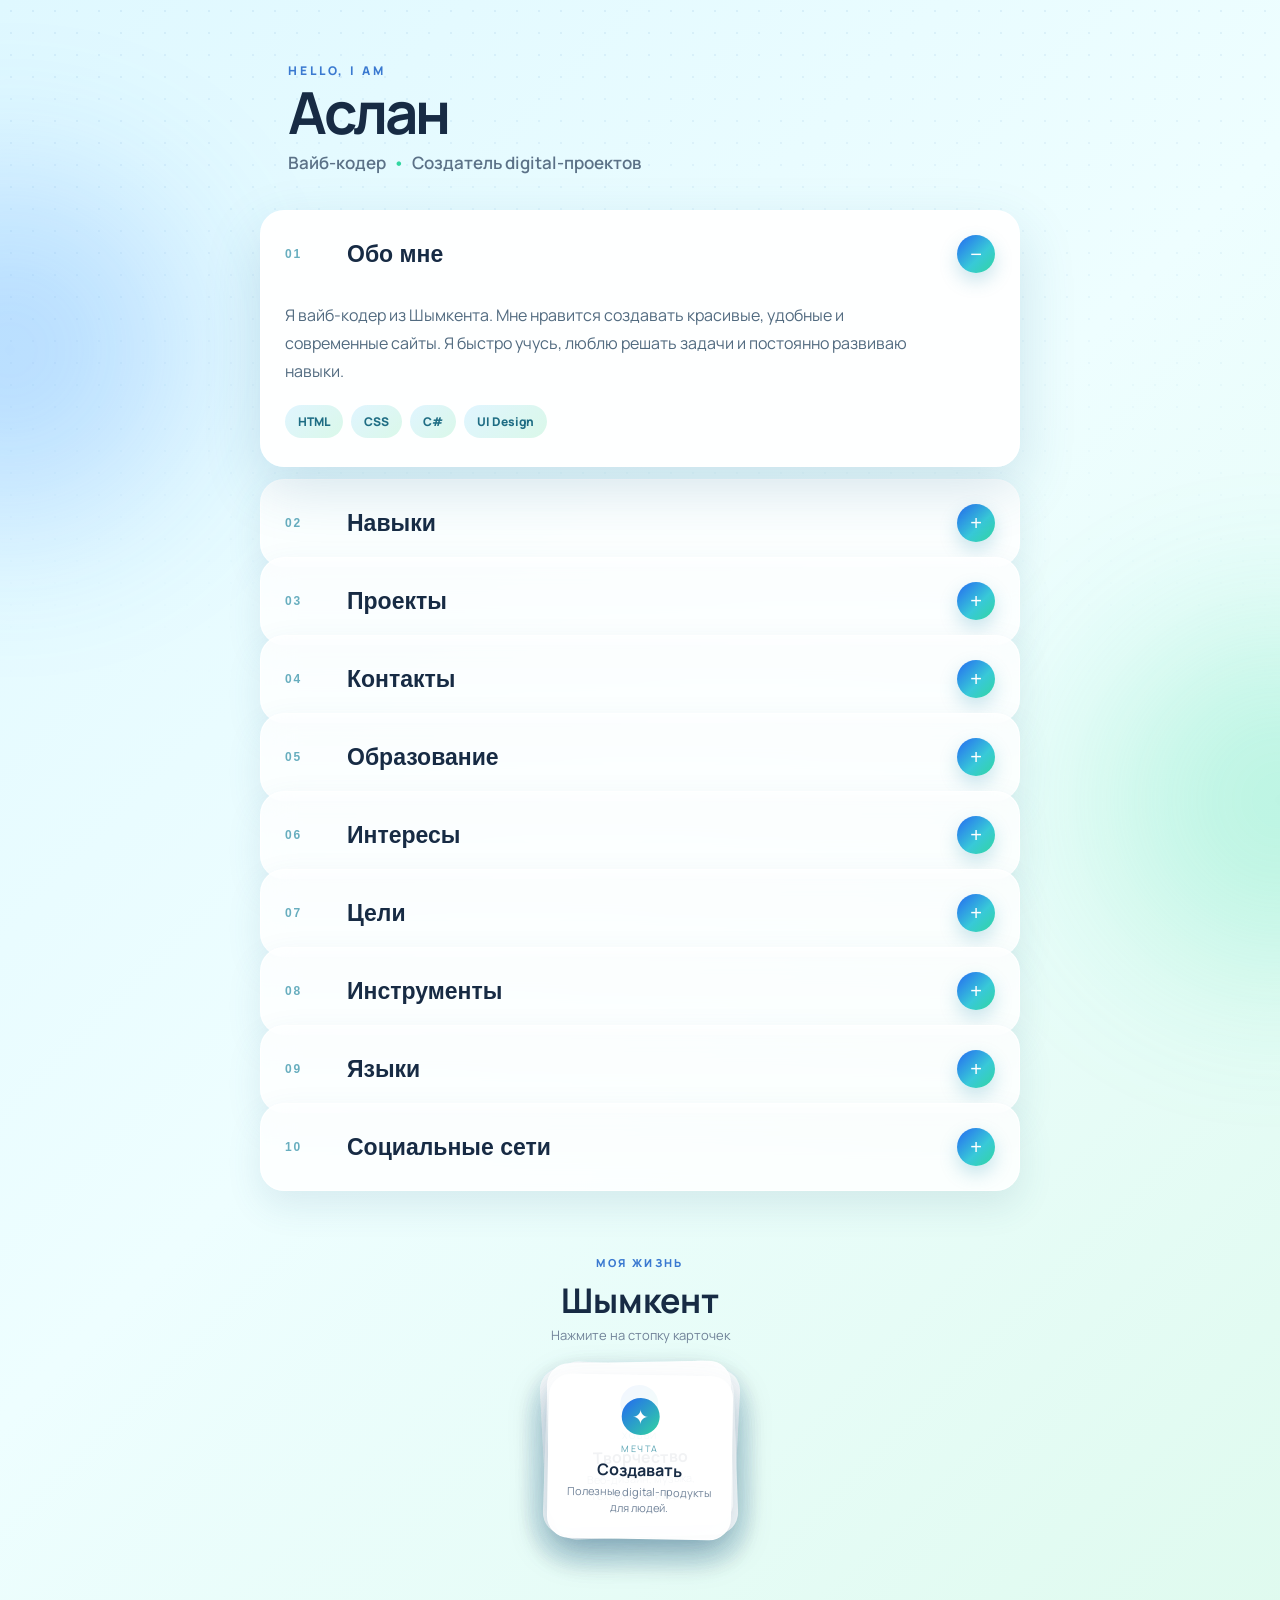
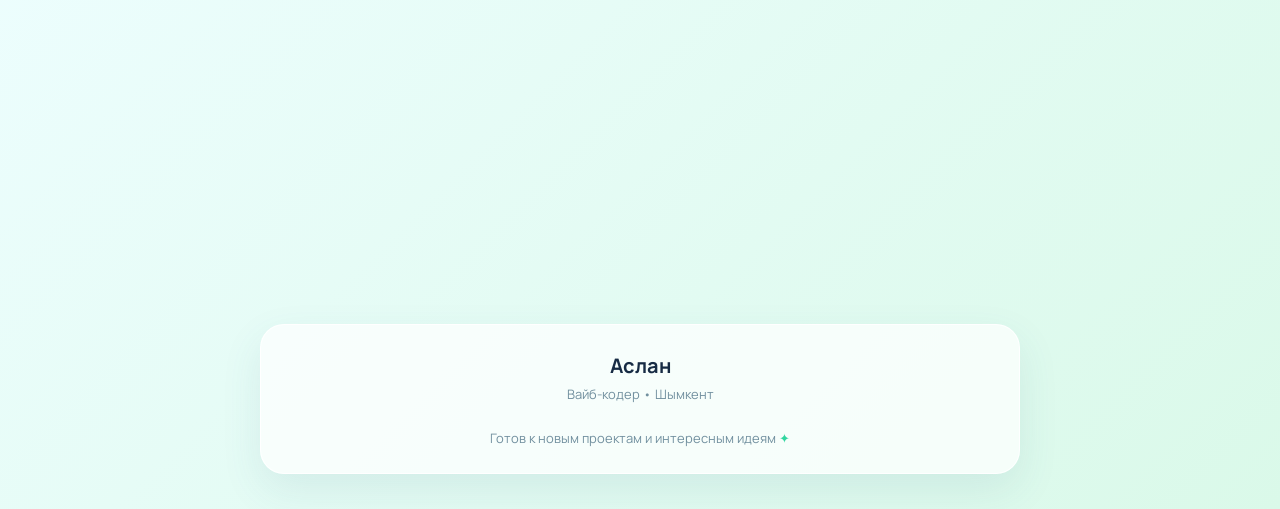
<file: index.html>
<!DOCTYPE html>
<html lang="ru">
<head>
    <meta charset="UTF-8">
    <meta name="viewport" content="width=device-width, initial-scale=1.0">
    <title>Аслан — Резюме</title>
    <link rel="stylesheet" href="style.css">
</head>
<body>
    <div class="glow glow-one"></div>
    <div class="glow glow-two"></div>
    <main class="resume">
        <header class="hero">
            <div><p class="eyebrow">HELLO, I AM</p><h1>Аслан</h1><p class="role">Вайб-кодер <span>•</span> Создатель digital-проектов</p></div>
        </header>
        <section class="stack">
            <article class="card open">
                <button class="card-toggle" type="button" aria-expanded="true"><span class="card-number">01</span><span class="card-title">Обо мне</span><span class="card-icon">−</span></button>
                <div class="card-content"><p>Я вайб-кодер из Шымкента. Мне нравится создавать красивые, удобные и современные сайты. Я быстро учусь, люблю решать задачи и постоянно развиваю навыки.</p><div class="chips"><span>HTML</span><span>CSS</span><span>C#</span><span>UI Design</span></div></div>
            </article>
            <article class="card">
                <button class="card-toggle" type="button" aria-expanded="false"><span class="card-number">02</span><span class="card-title">Навыки</span><span class="card-icon">+</span></button>
                <div class="card-content"><div class="skill"><span>HTML &amp; CSS</span><b>85%</b><div class="progress"><i style="--level:85%"></i></div></div><div class="skill"><span>JavaScript</span><b>65%</b><div class="progress"><i style="--level:65%"></i></div></div><div class="skill"><span>C#</span><b>70%</b><div class="progress"><i style="--level:70%"></i></div></div></div>
            </article>
            <article class="card">
                <button class="card-toggle" type="button" aria-expanded="false"><span class="card-number">03</span><span class="card-title">Проекты</span><span class="card-icon">+</span></button>
                <div class="card-content"><div class="project"><strong>Личный сайт</strong><span>Адаптивный одностраничный сайт</span></div><div class="project"><strong>Учебная программа</strong><span>Практика в разработке приложений на C#</span></div><div class="project"><strong>Интерфейс резюме</strong><span>Современный дизайн с анимациями</span></div></div>
            </article>
            <article class="card">
                <button class="card-toggle" type="button" aria-expanded="false"><span class="card-number">04</span><span class="card-title">Контакты</span><span class="card-icon">+</span></button>
                <div class="card-content"><a href="mailto:hello@example.com"><span>Email</span><b>hello@example.com</b></a><a href="tel:+77000000000"><span>Телефон</span><b>+7 700 000 00 00</b></a><a href="#"><span>Город</span><b>Шымкент, Казахстан</b></a></div>
            </article>
            <article class="card">
                <button class="card-toggle" type="button" aria-expanded="false"><span class="card-number">05</span><span class="card-title">Образование</span><span class="card-icon">+</span></button>
                <div class="card-content"><div class="project"><strong>Изучаю веб-разработку</strong><span>Практика через реальные проекты</span></div><div class="project"><strong>Самообразование</strong><span>JavaScript, UI/UX, работа с AI-инструментами</span></div></div>
            </article>
            <article class="card">
                <button class="card-toggle" type="button" aria-expanded="false"><span class="card-number">06</span><span class="card-title">Интересы</span><span class="card-icon">+</span></button>
                <div class="card-content"><div class="chips"><span>AI</span><span>Creative coding</span><span>Web design</span><span>Музыка</span><span>Новые технологии</span></div></div>
            </article>
            <article class="card">
                <button class="card-toggle" type="button" aria-expanded="false"><span class="card-number">07</span><span class="card-title">Цели</span><span class="card-icon">+</span></button>
                <div class="card-content"><div class="project"><strong>Стать сильным вайб-кодером</strong><span>Создавать полезные продукты быстрее с помощью современных AI-инструментов.</span></div><div class="project"><strong>Создать собственный стартап</strong><span>Развивать идеи от макета до работающего приложения.</span></div></div>
            </article>
            <article class="card">
                <button class="card-toggle" type="button" aria-expanded="false"><span class="card-number">08</span><span class="card-title">Инструменты</span><span class="card-icon">+</span></button>
                <div class="card-content"><div class="chips"><span>VS Code</span><span>Figma</span><span>GitHub</span><span>ChatGPT</span><span>Canva</span><span>AI Tools</span></div></div>
            </article>
            <article class="card">
                <button class="card-toggle" type="button" aria-expanded="false"><span class="card-number">09</span><span class="card-title">Языки</span><span class="card-icon">+</span></button>
                <div class="card-content"><div class="skill"><span>Русский</span><b>Свободно</b><div class="progress"><i style="--level:95%"></i></div></div><div class="skill"><span>Казахский</span><b>Свободно</b><div class="progress"><i style="--level:90%"></i></div></div><div class="skill"><span>Английский</span><b>Средний</b><div class="progress"><i style="--level:60%"></i></div></div></div>
            </article>
            <article class="card">
                <button class="card-toggle" type="button" aria-expanded="false"><span class="card-number">10</span><span class="card-title">Социальные сети</span><span class="card-icon">+</span></button>
                <div class="card-content"><a href="#"><span>GitHub</span><b>@aslan</b></a><a href="#"><span>Telegram</span><b>@aslan</b></a><a href="#"><span>Instagram</span><b>@aslan</b></a></div>
            </article>
        </section>

        <section class="life-section">
            <div class="section-heading"><span>МОЯ ЖИЗНЬ</span><h2>Шымкент</h2><p>Нажмите на стопку карточек</p></div>
            <div class="life-stack" role="button" tabindex="0" aria-expanded="false">
                <article class="life-card life-card-1"><span class="life-icon">⌂</span><small>ГОРОД</small><strong>Шымкент</strong><p>Живу и создаю проекты в южной столице.</p></article>
                <article class="life-card life-card-2"><span class="life-icon">☀</span><small>ПОГОДА</small><strong>Солнечно</strong><p>Люблю тёплый климат и яркие дни.</p></article>
                <article class="life-card life-card-3"><span class="life-icon">◎</span><small>РИТМ</small><strong>Активный</strong><p>Учусь, работаю и постоянно пробую новое.</p></article>
                <article class="life-card life-card-4"><span class="life-icon">◇</span><small>СЕМЬЯ</small><strong>Близкие</strong><p>Моя главная поддержка и вдохновение.</p></article>
                <article class="life-card life-card-5"><span class="life-icon">△</span><small>ХОББИ</small><strong>Творчество</strong><p>Веб-дизайн, музыка, технологии и идеи.</p></article>
                <article class="life-card life-card-6"><span class="life-icon">✦</span><small>МЕЧТА</small><strong>Создавать</strong><p>Полезные digital-продукты для людей.</p></article>
            </div>
        </section>

        <footer><strong>Аслан</strong><br>Вайб-кодер • Шымкент<br><br>Готов к новым проектам и интересным идеям <span>✦</span></footer>
    </main>
    <script>
        const cards = document.querySelectorAll('.card');
        cards.forEach(card => card.querySelector('.card-toggle').addEventListener('click', () => {
            cards.forEach(other => { if (other !== card) { other.classList.remove('open'); other.querySelector('.card-toggle').setAttribute('aria-expanded', 'false'); other.querySelector('.card-icon').textContent = '+'; } });
            card.classList.toggle('open');
            const isOpen = card.classList.contains('open');
            card.querySelector('.card-toggle').setAttribute('aria-expanded', isOpen);
            card.querySelector('.card-icon').textContent = isOpen ? '−' : '+';
        }));
        const lifeStack = document.querySelector('.life-stack');
        const toggleLifeStack = () => {
            lifeStack.classList.toggle('open');
            lifeStack.setAttribute('aria-expanded', lifeStack.classList.contains('open'));
        };
        lifeStack.addEventListener('click', toggleLifeStack);
        lifeStack.addEventListener('keydown', event => {
            if (event.key === 'Enter' || event.key === ' ') {
                event.preventDefault();
                toggleLifeStack();
            }
        });
    </script>
</body>
</html>
</file>
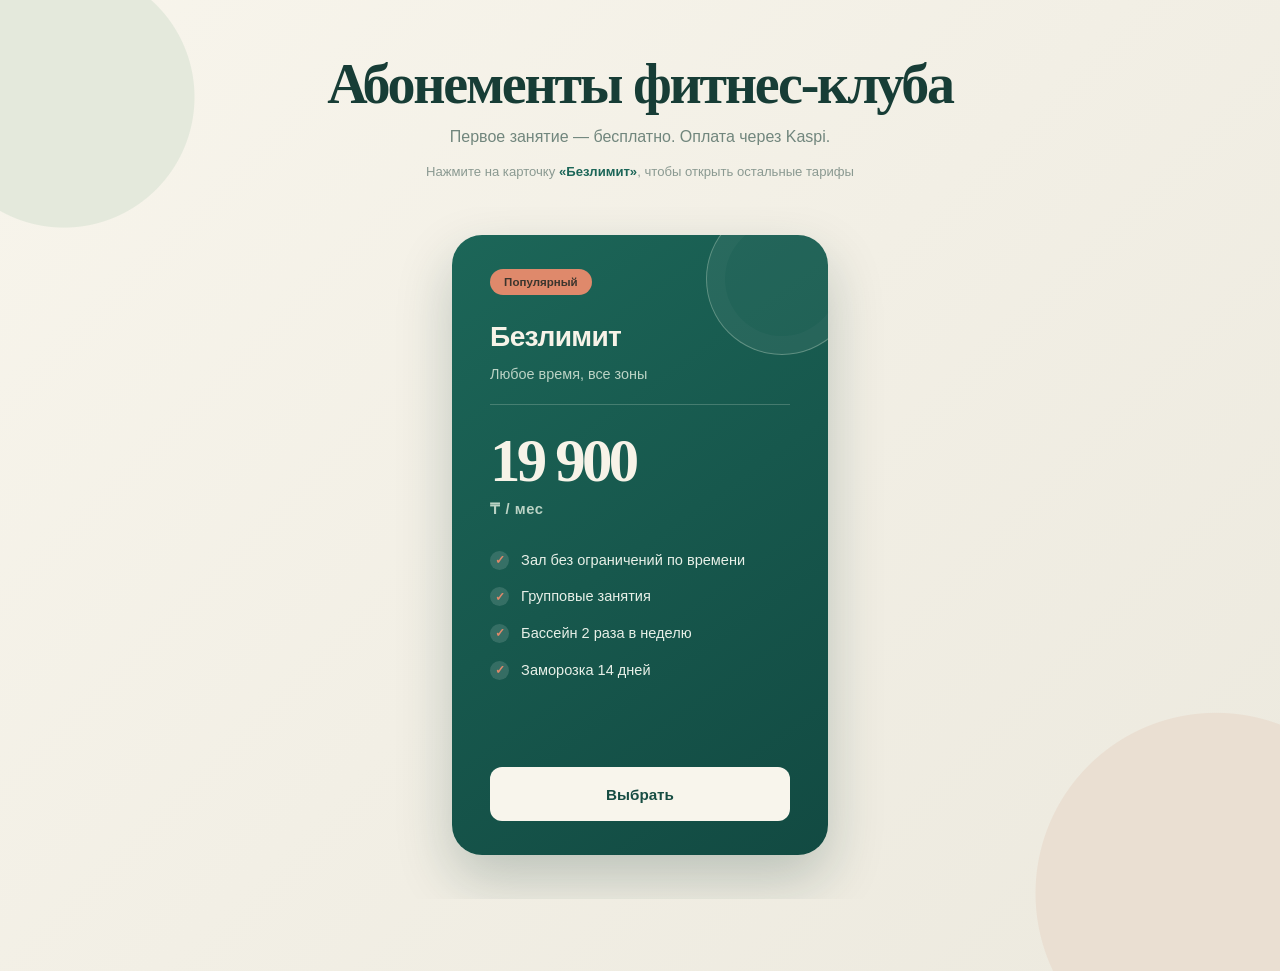
<file: fitness/index.html>
<!doctype html>
<html lang="ru">
<head>
<meta charset="utf-8"><meta name="viewport" content="width=device-width,initial-scale=1">
<title>Абонементы фитнес-клуба</title>
<style>
:root{--paper:#f8f5ec;--ink:#173d36;--green:#1c6658;--green-dark:#124a42;--terra:#df896b;--muted:#71867d;--pale:#e1eae4;--white:#fffefa}
*{box-sizing:border-box}body{margin:0;min-height:100vh;background:radial-gradient(circle at 5% 10%,#e4e9dc 0 130px,transparent 131px),radial-gradient(circle at 95% 92%,#eadfd2 0 180px,transparent 181px),linear-gradient(135deg,#f8f5ec,#ece9de);color:var(--ink);font-family:"Trebuchet MS","Segoe UI",sans-serif;overflow-x:hidden}
main{width:min(1400px,calc(100% - 48px));margin:auto;padding:54px 0 72px}header{text-align:center;margin-bottom:28px}h1{font:700 clamp(2.1rem,5vw,3.5rem)/1.08 Georgia,"Times New Roman",serif;letter-spacing:-.04em;margin:0 0 14px}.subtitle{margin:0;color:var(--muted);font-size:1rem}.hint{margin:18px 0 0;color:#8a9991;font-size:.82rem}.hint b{color:var(--green)}
.stage{overflow:clip;padding:28px 0 44px}.plans{display:grid;grid-template-columns:repeat(3,minmax(0,1fr));gap:clamp(18px,4vw,62px);align-items:center}.card{position:relative;isolation:isolate;min-height:570px;border-radius:30px;padding:34px clamp(24px,3vw,42px);display:flex;flex-direction:column;box-shadow:0 20px 50px #153f381f;transition:transform .9s cubic-bezier(.22,1,.36,1),opacity .6s ease,box-shadow .3s ease;overflow:hidden}.card--morning{background:var(--white);border:1px solid #dde3d8}.card--personal{background:var(--pale);border:1px solid #c9d8ce}.card--unlimited{min-height:620px;background:linear-gradient(145deg,var(--green),var(--green-dark));color:#f7f3e8;box-shadow:0 24px 55px #123a343b;cursor:pointer;outline:none}.card--unlimited:hover{box-shadow:0 30px 65px #123a344a}.card--unlimited:focus-visible{outline:4px solid var(--terra);outline-offset:5px}.is-open .card--unlimited{transform:translateY(-5px)}
.card--morning,.card--personal{opacity:0;pointer-events:none}.card--morning{transform:translateX(-120vw) rotate(-4deg) scale(.94)}.card--personal{transform:translateX(120vw) rotate(4deg) scale(.94)}.is-open .card--morning,.is-open .card--personal{opacity:1;pointer-events:auto;transform:none}.is-open .card--morning{transition-delay:.08s}.is-open .card--personal{transition-delay:.16s}
.card--unlimited:before{content:"";position:absolute;z-index:-1;width:150px;height:150px;right:-30px;top:-32px;border-radius:50%;background:#ffffff0b;border:1px solid #dce9d955;box-shadow:inset 0 0 0 18px #ffffff06}
.popular{align-self:flex-start;background:var(--terra);color:#3b352d;padding:7px 14px;border-radius:99px;font-size:.72rem;font-weight:700;margin-bottom:26px}.card h2{font-size:clamp(1.35rem,2.2vw,1.9rem);line-height:1.15;margin:0;font-weight:700;letter-spacing:-.025em}.desc{margin:12px 0 0;color:var(--muted);font-size:.9rem}.card--unlimited .desc{color:#bbd3c5}.rule{height:1px;background:#173d3620;margin:22px 0 26px}.card--unlimited .rule{background:#dce9d93b}.price{font:700 clamp(2.65rem,5vw,3.8rem)/1 Georgia,"Times New Roman",serif;letter-spacing:-.06em;white-space:nowrap}.period{margin:8px 0 0;color:var(--muted);font-size:.92rem;font-weight:600;letter-spacing:.04em}.card--unlimited .period{color:#bbd3c5}
ul{list-style:none;padding:0;margin:34px 0 26px;display:grid;gap:17px;color:#4e6960;font-size:.91rem;line-height:1.35}.card--unlimited ul{color:#e8f0e8}.feature{display:flex;align-items:flex-start;gap:12px}.check{flex:none;width:19px;height:19px;border-radius:50%;display:grid;place-items:center;background:#e8f0e8;color:var(--green);font-size:.76rem;font-weight:800}.card--unlimited .check{background:#ffffff22;color:var(--terra)}.card--personal .check{background:#fffefa;color:var(--green)}.action{margin-top:auto;min-height:54px;border-radius:12px;display:grid;place-items:center;font-weight:700;font-size:.95rem}.card--morning .action{border:2px solid var(--green);color:var(--green)}.card--unlimited .action{background:var(--paper);color:#174d43}.card--personal .action{background:var(--green);color:var(--paper)}
@media(max-width:760px){main{width:min(470px,calc(100% - 32px));padding-top:36px}header{margin-bottom:18px}.stage{padding:16px 0 32px}.plans{grid-template-columns:minmax(0,1fr);gap:0}.card--unlimited{grid-row:1;min-height:600px;padding:32px 30px}.card--morning,.card--personal{min-height:0;max-height:0;padding-block:0;border-width:0;margin:0;opacity:0;overflow:hidden}.is-open .card--morning,.is-open .card--personal{min-height:550px;max-height:650px;padding:32px 30px;border-width:1px;margin-top:20px;opacity:1}.card h2{font-size:1.8rem}.price{font-size:3.4rem}}
@media(prefers-reduced-motion:reduce){*,*:before,*:after{scroll-behavior:auto!important;transition-duration:.01ms!important;animation-duration:.01ms!important}}
</style>
</head>
<body><main>
<header><h1>Абонементы фитнес-клуба</h1><p class="subtitle">Первое занятие — бесплатно. Оплата через Kaspi.</p><p class="hint">Нажмите на карточку <b>«Безлимит»</b>, чтобы открыть остальные тарифы</p></header>
<div class="stage"><section class="plans" id="plans" aria-label="Тарифы фитнес-клуба">
<article class="card card--morning" aria-hidden="true" inert><h2>Утро</h2><p class="desc">Для тех, кто тренируется до работы</p><div class="rule"></div><div class="price">9 900</div><p class="period">₸ / мес</p><ul><li class="feature"><span class="check">✓</span>Тренажёрный зал до 12:00</li><li class="feature"><span class="check">✓</span>Раздевалка и душ</li><li class="feature"><span class="check">✓</span>Вводная тренировка</li></ul><span class="action">Выбрать</span></article>
<article class="card card--unlimited" id="toggle-plans" tabindex="0" role="button" aria-controls="plans" aria-expanded="false" aria-label="Безлимит. Нажмите, чтобы показать остальные тарифы"><span class="popular">Популярный</span><h2>Безлимит</h2><p class="desc">Любое время, все зоны</p><div class="rule"></div><div class="price">19 900</div><p class="period">₸ / мес</p><ul><li class="feature"><span class="check">✓</span>Зал без ограничений по времени</li><li class="feature"><span class="check">✓</span>Групповые занятия</li><li class="feature"><span class="check">✓</span>Бассейн 2 раза в неделю</li><li class="feature"><span class="check">✓</span>Заморозка 14 дней</li></ul><span class="action">Выбрать</span></article>
<article class="card card--personal" aria-hidden="true" inert><h2>Персональный</h2><p class="desc">С личным тренером</p><div class="rule"></div><div class="price">39 900</div><p class="period">₸ / мес</p><ul><li class="feature"><span class="check">✓</span>Всё из тарифа «Безлимит»</li><li class="feature"><span class="check">✓</span>8 тренировок с тренером</li><li class="feature"><span class="check">✓</span>План питания</li></ul><span class="action">Выбрать</span></article>
</section></div></main>
<script>
const stage=document.querySelector('#plans'),trigger=document.querySelector('#toggle-plans'),sides=[...stage.querySelectorAll('.card--morning,.card--personal')];
function toggle(){const open=!stage.classList.contains('is-open');stage.classList.toggle('is-open',open);trigger.setAttribute('aria-expanded',String(open));sides.forEach(card=>{card.inert=!open;card.setAttribute('aria-hidden',String(!open))})}
trigger.addEventListener('click',toggle);trigger.addEventListener('keydown',e=>{if(e.key==='Enter'||e.key===' '){e.preventDefault();toggle()}});
</script></body></html>
</file>
<file: style.css>
@import url('https://fonts.googleapis.com/css2?family=Manrope:wght@400;500;600;700;800&display=swap');

:root { --ink: #172b44; --blue: #2468f2; --cyan: #38c9d8; --green: #32d6a0; --line: rgba(255,255,255,.72); }
* { box-sizing: border-box; }
body { margin: 0; min-height: 100vh; font-family: 'Manrope', sans-serif; color: var(--ink); overflow-x: hidden; background: linear-gradient(135deg, #dff8ff 0%, #eefeff 42%, #daf9e9 100%); }
body::before { content: ''; position: fixed; inset: 0; pointer-events: none; background-image: radial-gradient(rgba(29,103,179,.08) 1px, transparent 1px); background-size: 22px 22px; mask-image: linear-gradient(to bottom, black, transparent 78%); }
.glow { position: fixed; width: 340px; height: 340px; border-radius: 50%; filter: blur(85px); opacity: .25; pointer-events: none; }
.glow-one { background: #3286ff; left: -160px; top: 20%; }
.glow-two { background: #35dfa1; right: -170px; bottom: -70px; }
.resume { position: relative; width: min(760px, calc(100% - 32px)); margin: 0 auto; padding: 62px 0 35px; }
.hero { display: flex; align-items: center; gap: 24px; margin: 0 28px 36px; animation: arrive .7s ease-out both; }
.avatar { width: 104px; height: 104px; flex: 0 0 104px; display: grid; place-items: center; border: 8px solid rgba(255,255,255,.8); border-radius: 50%; color: white; font-size: 44px; font-weight: 800; background: linear-gradient(145deg, var(--blue), #4ab8df 58%, var(--green)); box-shadow: 0 18px 40px rgba(34,105,170,.22); transform: none; }
.eyebrow { margin: 0 0 4px; font-size: 12px; font-weight: 800; letter-spacing: .24em; color: #3a79d0; }
h1 { margin: 0; font-size: clamp(38px, 8vw, 58px); line-height: 1; letter-spacing: -3px; }
.role { margin: 10px 0 0; font-size: 17px; font-weight: 600; color: #5b7187; }
.role span { color: var(--green); margin: 0 4px; }
.stack { position: relative; perspective: 1200px; }
.card { position: relative; margin-top: -10px; overflow: hidden; border: 1px solid rgba(255,255,255,.9); border-radius: 24px; background: rgba(255,255,255,.82); backdrop-filter: blur(16px); box-shadow: 0 15px 35px rgba(54,104,139,.12); transform-origin: top center; transition: transform .7s cubic-bezier(.2,.85,.2,1), margin .55s ease, box-shadow .45s ease, background .45s ease; opacity: 1; animation: card-in .9s cubic-bezier(.16,1,.3,1) backwards; }
.card:nth-child(1) { margin-top: 0; animation-delay: .12s; }
.card:nth-child(2) { animation-delay: .21s; }
.card:nth-child(3) { animation-delay: .30s; }
.card:nth-child(4) { animation-delay: .39s; }
.card:nth-child(5) { animation-delay: .48s; }
.card:nth-child(6) { animation-delay: .57s; }
.card:nth-child(n+7) { animation-delay: .66s; }
.card:hover { transform: translateY(-8px) scale(1.008); z-index: 10; }
.card.open { z-index: 12; margin-bottom: 22px; transform: none; background: rgba(255,255,255,.94); box-shadow: 0 22px 55px rgba(45,112,151,.18); }
@media (min-width: 601px) {
  .stack:hover .card:nth-child(1):not(.open) { transform: translate(-28px, -12px) rotate(-1.4deg) scale(.985); }
  .stack:hover .card:nth-child(2):not(.open) { transform: translate(28px, -12px) rotate(1.4deg) scale(.985); }
  .stack:hover .card:nth-child(3):not(.open) { transform: translate(-42px, -12px) rotate(-1.8deg) scale(.98); }
  .stack:hover .card:nth-child(4):not(.open) { transform: translate(42px, -12px) rotate(1.8deg) scale(.98); }
  .stack:hover .card:nth-child(5):not(.open) { transform: translate(-54px, -12px) rotate(-2deg) scale(.975); }
  .stack:hover .card:nth-child(6):not(.open) { transform: translate(54px, -12px) rotate(2deg) scale(.975); }
  .stack .card:not(.open) { transform-origin: center top; }
}
.card-toggle { width: 100%; min-height: 86px; padding: 18px 24px; border: 0; display: grid; grid-template-columns: 48px 1fr 38px; align-items: center; gap: 14px; color: var(--ink); text-align: left; cursor: pointer; background: transparent; }
.card-number { font-size: 12px; font-weight: 800; letter-spacing: .16em; color: #68aebf; }
.card-title { font-size: 23px; font-weight: 800; }
.card-icon { width: 38px; height: 38px; display: grid; place-items: center; border-radius: 50%; color: white; font-size: 20px; background: linear-gradient(135deg, var(--blue), var(--cyan) 58%, var(--green)); box-shadow: 0 8px 18px rgba(49,153,183,.25); }
.card-content { max-height: 0; padding: 0 24px; opacity: 0; overflow: hidden; transform: translateY(-8px); transition: max-height .55s ease, opacity .35s ease, transform .45s ease, padding .45s ease; }
.card.open .card-content { max-height: 430px; padding: 0 24px 28px; opacity: 1; transform: none; }
.card-content p { max-width: 640px; margin: 0 0 20px; padding-top: 4px; font-size: 16px; line-height: 1.75; color: #526b80; }
.chips { display: flex; flex-wrap: wrap; gap: 8px; }
.chips span { padding: 8px 13px; border-radius: 999px; font-size: 12px; font-weight: 800; color: #1f6d84; background: linear-gradient(135deg, #e0f5ff, #daf8e9); }
.skill { position: relative; display: grid; grid-template-columns: 1fr auto; gap: 8px; margin: 14px 0; font-size: 14px; }
.skill b { color: #3a8aaf; }
.progress { grid-column: 1 / -1; height: 7px; overflow: hidden; border-radius: 10px; background: #e7eff4; }
.progress i { display: block; height: 100%; width: 0; border-radius: inherit; background: linear-gradient(90deg, var(--blue), var(--green)); transition: width 1s .2s ease; }
.card.open .progress i { width: var(--level); }
.project { display: grid; gap: 3px; padding: 13px 0; border-bottom: 1px solid #edf2f4; }
.project:last-child { border-bottom: 0; }
.project strong { font-size: 15px; }
.project span { font-size: 13px; color: #718399; }
.card-content a { display: grid; grid-template-columns: 90px 1fr; align-items: center; padding: 13px 0; border-bottom: 1px solid #edf2f4; color: inherit; text-decoration: none; }
.card-content a:last-child { border-bottom: 0; }
.card-content a span { font-size: 13px; color: #718399; }
.card-content a b { font-size: 14px; }
.life-section { position: relative; min-height: 650px; margin-top: 55px; padding-top: 4px; text-align: center; }
.section-heading span { font-size: 11px; font-weight: 800; letter-spacing: .22em; color: #3a79d0; }
.section-heading h2 { margin: 5px 0 3px; font-size: 34px; }
.section-heading p { margin: 0; font-size: 13px; color: #718399; }
.life-stack { position: absolute; left: 50%; top: 205px; width: 1px; height: 1px; cursor: pointer; outline: none; }
.life-stack::after { content: ''; position: absolute; left: -120px; top: -105px; width: 240px; height: 210px; border-radius: 28px; }
.life-stack:focus-visible::after { box-shadow: 0 0 0 4px rgba(56,201,216,.35); }
.life-card { position: absolute; left: -92px; top: -82px; width: 184px; height: 164px; padding: 22px 16px; display: flex; flex-direction: column; align-items: center; justify-content: center; border: 1px solid rgba(255,255,255,.95); border-radius: 22px; background: rgba(255,255,255,.94); box-shadow: 0 16px 36px rgba(54,104,139,.16); opacity: 1; transition: transform 1s cubic-bezier(.16,1,.3,1), left 1s cubic-bezier(.16,1,.3,1), top 1s cubic-bezier(.16,1,.3,1), box-shadow .4s ease; transform: translateY(0) rotate(0) scale(1); }
.life-card-1 { transform: translate(-5px,-5px) rotate(-3deg); }
.life-card-2 { transform: translate(5px,-4px) rotate(3deg); }
.life-card-3 { transform: translate(-3px,4px) rotate(2deg); }
.life-card-4 { transform: translate(4px,4px) rotate(-2deg); }
.life-card-5 { transform: translate(0,-7px) rotate(-1deg); }
.life-card-6 { transform: translate(0,6px) rotate(1deg); }
.life-card:hover { z-index: 20; box-shadow: 0 22px 45px rgba(44,119,155,.24); }
.life-icon { width: 38px; height: 38px; margin-bottom: 7px; display: grid; place-items: center; border-radius: 50%; color: white; font-size: 20px; background: linear-gradient(135deg, var(--blue), var(--green)); }
.life-card small { font-size: 9px; letter-spacing: .16em; color: #5ba5b4; }
.life-card strong { margin: 4px 0 3px; font-size: 16px; }
.life-card p { margin: 0; font-size: 11px; line-height: 1.45; color: #718399; }
.life-stack.open .life-card-1 { left: -385px; top: -112px; transform: rotate(-4deg); }
.life-stack.open .life-card-2 { left: -385px; top: 72px; transform: rotate(3deg); }
.life-stack.open .life-card-3 { left: -385px; top: 256px; transform: rotate(-2deg); }
.life-stack.open .life-card-4 { left: 201px; top: -112px; transform: rotate(4deg); }
.life-stack.open .life-card-5 { left: 201px; top: 72px; transform: rotate(-3deg); }
.life-stack.open .life-card-6 { left: 201px; top: 256px; transform: rotate(2deg); }
.life-stack.open .life-card:hover { transform: translateY(-10px) rotate(0); }
@media (max-width: 600px) {
  .life-section { min-height: 600px; }
  .life-card { width: 155px; height: 150px; left: -77px; }
  .life-stack.open .life-card-1 { left: -168px; top: -112px; }
  .life-stack.open .life-card-2 { left: -168px; top: 55px; }
  .life-stack.open .life-card-3 { left: -168px; top: 222px; }
  .life-stack.open .life-card-4 { left: 13px; top: -112px; }
  .life-stack.open .life-card-5 { left: 13px; top: 55px; }
  .life-stack.open .life-card-6 { left: 13px; top: 222px; }
}
footer { margin-top: 28px; padding: 24px; border: 1px solid rgba(255,255,255,.9); border-radius: 24px; text-align: center; color: #72909f; font-size: 13px; line-height: 1.7; background: rgba(255,255,255,.72); box-shadow: 0 16px 40px rgba(54,104,139,.1); }
footer strong { font-size: 20px; color: var(--ink); }
footer span { color: var(--green); }
@keyframes arrive { from { opacity: 0; transform: translateY(18px); } to { opacity: 1; transform: none; } }
@keyframes card-in { 0% { opacity: 0; transform: translate(0, 45px) scale(.94); } 55% { opacity: 1; } 100% { opacity: 1; transform: none; } }
@media (max-width: 600px) {
    .resume { width: min(100% - 20px, 760px); padding-top: 34px; }
    .hero { margin: 0 12px 28px; gap: 16px; }
    .avatar { width: 82px; height: 82px; flex-basis: 82px; border-width: 6px; border-radius: 26px; font-size: 34px; }
    h1 { letter-spacing: -2px; }
    .role { font-size: 14px; }
    .card-toggle { min-height: 76px; padding: 15px 16px; grid-template-columns: 38px 1fr 36px; }
    .card-title { font-size: 20px; }
    .card-content { padding-left: 16px; padding-right: 16px; }
    .card.open .card-content { padding: 0 16px 22px; }
    .card-content a { grid-template-columns: 72px 1fr; }
}
@media (prefers-reduced-motion: reduce) { *, *::before, *::after { transition-duration: .01ms !important; animation-duration: .01ms !important; } }
</file>
